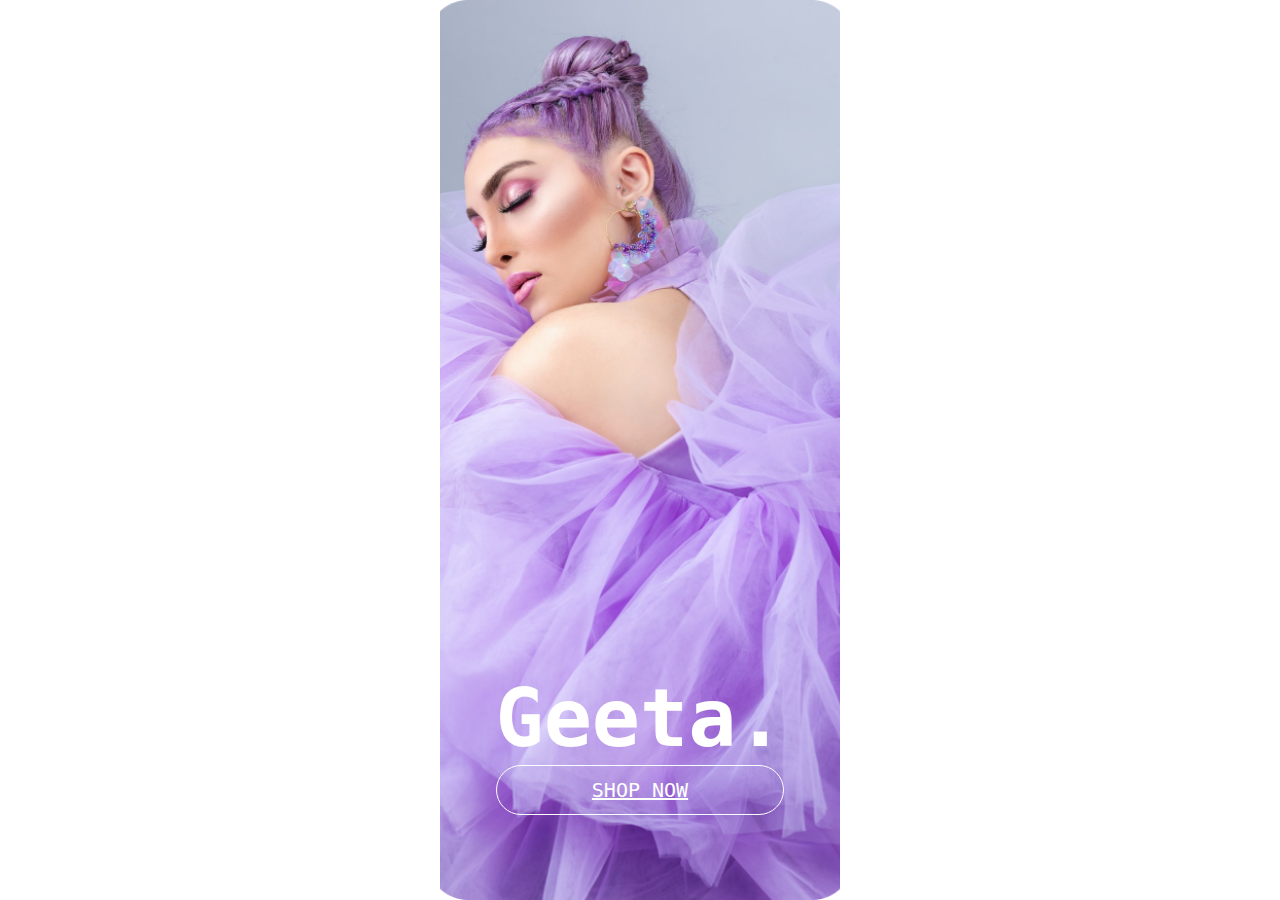
<file: index.html>
<!DOCTYPE html>
<html lang="en">
<head>
    <meta charset="UTF-8">
    <meta name="viewport" content="width=device-width, initial-scale=1.0">
    <title>Document</title>

    <link rel="stylesheet" href="config.css">
    <link rel="stylesheet" href="components/banner/banner.css">

</head>
<body>
    
    <script src="main.js" type="module"></script>

</body>
</html>
</file>
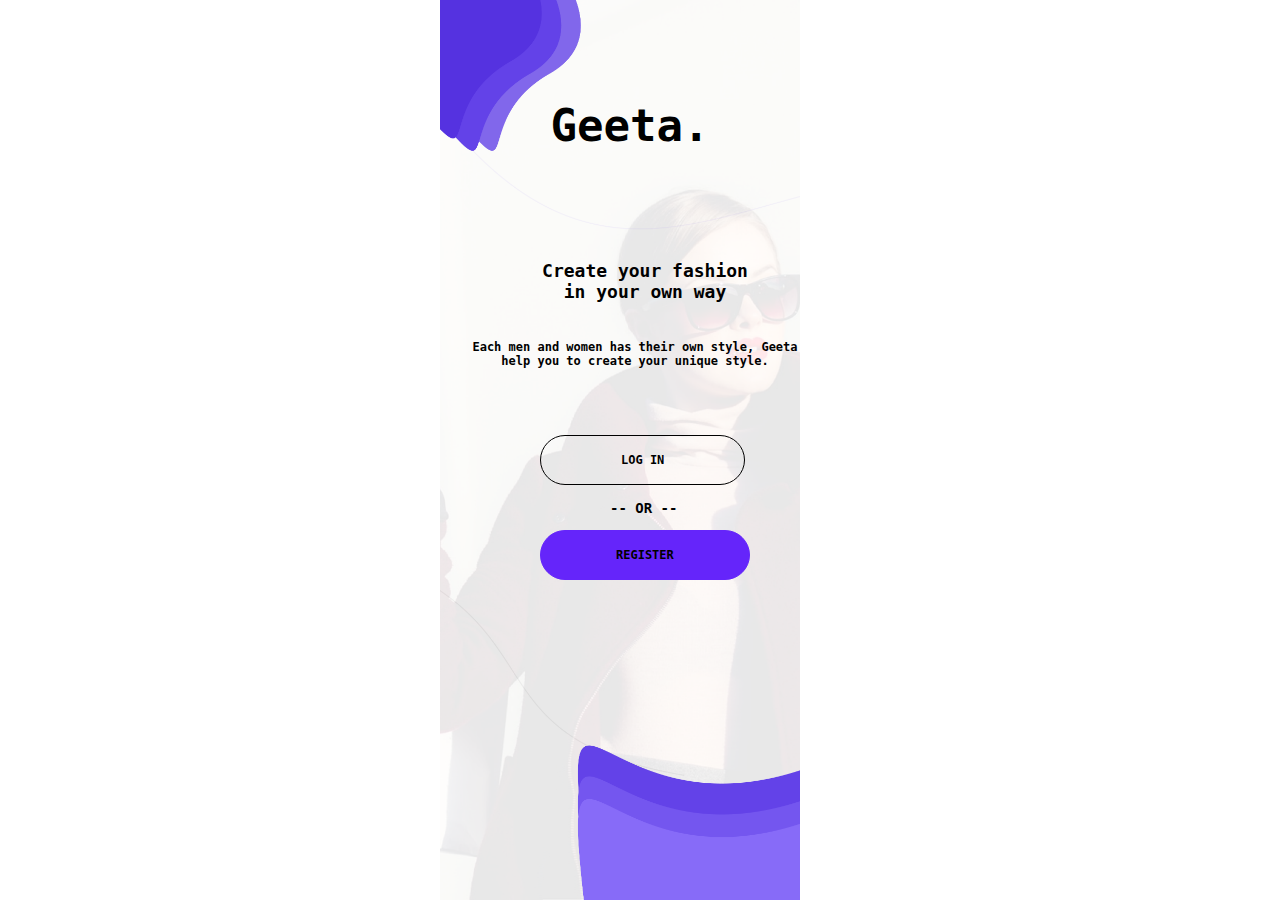
<file: pages/login/login.html>
<!DOCTYPE html>
<html lang="en">
<head>
    <meta charset="UTF-8">
    <meta name="viewport" content="width=device-width, initial-scale=1.0">
    <title>Login</title>

    <link rel="stylesheet" href="login.css">
    <link rel="stylesheet" href="../../config.css">
    <link rel="stylesheet" href="../login2/login2.css">

</head>
<body>
    
    <script src="login.js" type="module"></script>
</body>
</html>
</file>
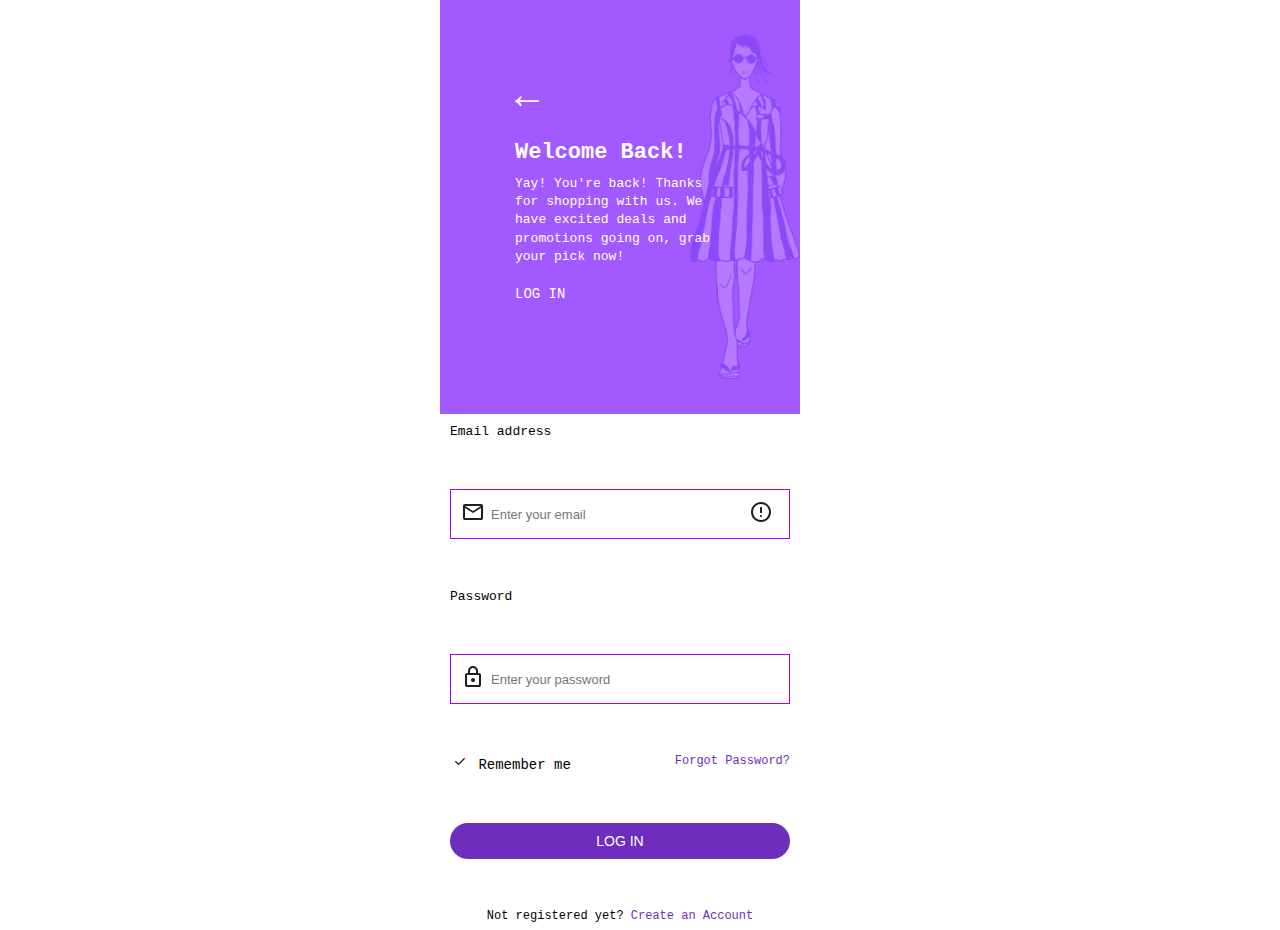
<file: pages/login2/login2.html>
<!DOCTYPE html>
<html lang="en">
<head>
    <meta charset="UTF-8">
    <meta name="viewport" content="width=device-width, initial-scale=1.0">
    <title>Document</title>

    <link rel="stylesheet" href="../login2/login2.css">
    <link rel="stylesheet" href="../../config.css">
</head>
<body>
    <script src="login2.js" type="module"></script>
</body>
</html>
</file>
<file: config.css>
*{
    margin: 0;
    padding: 0;
    box-sizing: border-box;
}

html {
    max-width: 400px;
    margin: auto;
    font-size: 10px;
    font-family: monospace;
}

.hidden {
    display: none;
}
</file>
<file: components/banner/banner.css>
.div-banner {
    width: 100%;
    height: 100vh;
    background-image: url('../../assets/fonts/banner1.png');
    background-size: cover;
    background-position: top;

    display: grid;
    grid-template-rows: 1fr auto 15%;
    justify-content: center;
}

.div-banner span {
    grid-row: 2/3;

    color: white;
    font-size: 8rem;
    font-weight: 900;

}

.div-banner .a-boton {
    grid-row: 3/4;

    height: 5rem;
    color: white;
    border: 1px solid white;
    padding: 1.5rem 4rem;
    font-size: 2rem;
    border-radius: 35px;

    display: flex;
    align-items: center;
    justify-content: center;
}
</file>
<file: pages/login/login.css>
.login {
    width: 100%;
    height: 100vh;
    background-image: url('../../assets/fonts/login.png');
    background-size: cover;
    background-position: top;

    display: grid;
    grid-template-rows: 1fr auto 15%;
    justify-content: center;

}

.span {
    margin-left: 20px;
    margin-top: 100px;
    justify-content: center;
    display: flex;
    color: black;
    font-size: 4.4rem;
    font-weight: 900;
}

.span2 {
    width: 230px;
    max-width: none;

    margin-left: 90px;
    margin-top: 260px;
    text-align: center;

    display: flex;
    position: absolute;
    color: black;
    font-size: 1.8rem;
    font-weight: 800;   
}

.h3 {
    width: 350px;
    height: 60px;
    max-width: none;

    margin-left: 20px;
    margin-top: 340px;
    text-align: center;

    display: flex;
    position: absolute;
    color: rgb(0, 0, 0);
    font-size: 1.2rem;
    font-weight: 600;   
}

.boton1 {   
    margin-top: 435px;
    margin-left: 100px;
    text-decoration: none;
    cursor: pointer;
    height: 5rem;
    color: black;
    border: 1px solid black;
    border-radius: 56px;
    padding: 1.5rem 8rem;
    font-size: 1.2rem;
    font-weight: 600;

    display: flex;
    align-items: center;
    justify-content: center;
    position: absolute;
}

.span4 {
    width: 350px;
    height: 60px;
    max-width: none;

    margin-left: 170px;
    margin-top: 500px;
    text-align: center;

    display: flex;
    position: absolute;
    color: black;
    font-size: 1.4rem;
    font-weight: 600;   
}

.boton2 {   
    margin-top: 530px;
    margin-left: 100px;
    text-decoration: none;
    cursor: pointer;
    height: 5rem;
    color: black;
    border: 1px solid rgb(101, 37, 250);
    background-color: rgb(101, 37, 250);
    border-radius: 56px;
    padding: 1.5rem 7.5rem;
    font-size: 1.2rem;
    font-weight: 600;

    display: flex;
    align-items: center;
    justify-content: center;
    position: absolute;
}
</file>
<file: pages/login2/login2.css>
.body {
  width: 100%;
  height: 100vh;
  background-size: cover;
  background-position: top;
  padding: 1rem;

  display: flex;
  justify-content: center;
  align-items: center;
}

.login-container {
    width: 360px;
    background-color: #a259ff;
}

/* Parte morada */
.left-section {
    background: linear-gradient(180deg, #a259ff, #6f2dbd);
    color: white;
    padding: 75px;
    min-height: 414px;
    background-size: 110px;
    background-position: right;
    background-repeat: no-repeat;
    background-image: url("../../assets/images/Fashion.png");
    
}

.back-arrow {
    font-size: 40px;
}

.left-section h1 {
    margin-top: 20px;
    font-size: 22px;
}

.left-section p {
    font-size: 13px;
    margin: 10px 0 20px;
    line-height: 1.4;
}

.left-section h3 {
    font-size: 14px;
    font-weight: normal;
}

/* Parte blanca */
.right-section {
    background: rgb(255, 255, 255);
    display: grid;
    gap: 50px;
    padding: 10px;
}

label {
    font-size: 13px;
}

.input-wrapper {
    display: grid;
    grid-template-columns: auto 1fr auto;
    align-items: center;
    border: 1px solid #a200ff;
    border-radius: 10;
    padding: 10px;
}

.icon {
    margin-right: 6px;
    font-size: 14px;
}

.input-wrapper input {
    border: none;
    outline: none;
    font-size: 13px;
    width: 100%;
}

.error-icon {
    color: #a259ff;
    font-weight: bold;
}

.options-row {
    display: flex;
    justify-content: space-between;
    font-size: 12px;
}

.options-row a {
    text-decoration: none;
    color: #6f2dbd;
}

.login-btn {
    padding: 10px;
    background: #6f2dbd;
    border: none;
    color: white;
    font-size: 14px;
    border-radius: 20px;
    cursor: pointer;
}

.create-account {
    text-align: center;
    font-size: 12px;
}

.create-account a {
    color: #6f2dbd;
    text-decoration: none;
}
</file>
